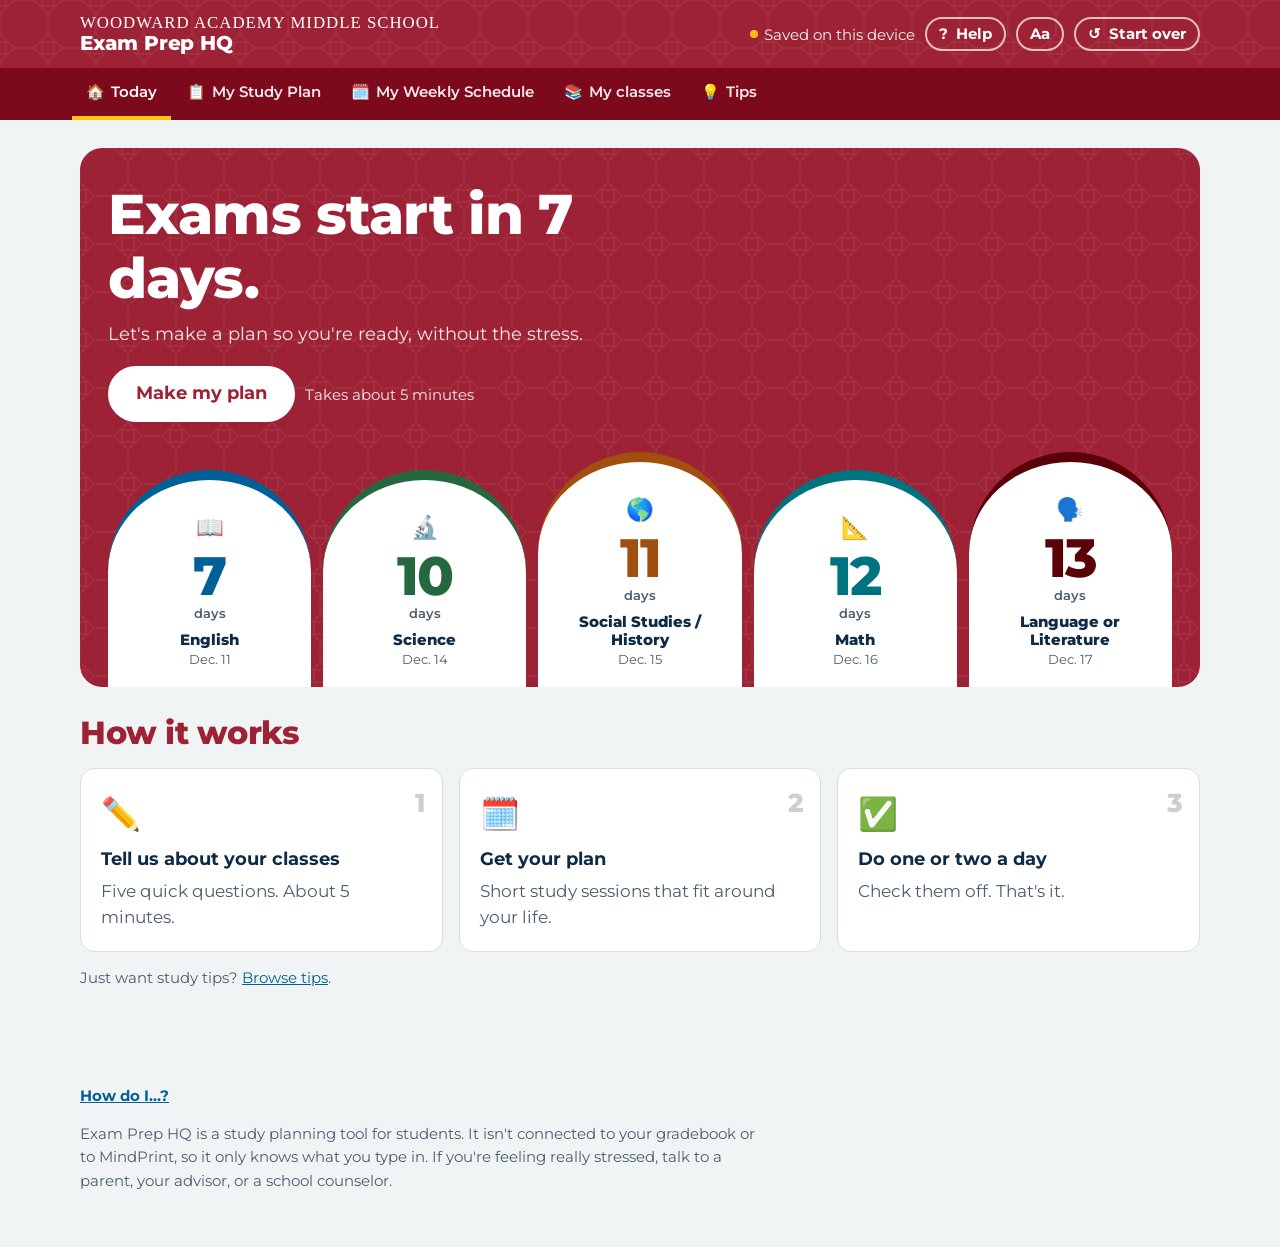
<file: index.html>
<!DOCTYPE html>
<html lang="en">
<head>
  <meta charset="utf-8">
  <meta name="viewport" content="width=device-width, initial-scale=1">
  <title>Exam Prep HQ | Middle School Exam Prep</title>
  <meta name="description" content="Plan, organize, and study for semester exams. Built for Woodward Academy Middle School students.">
  <link rel="icon" href="data:image/svg+xml,%3Csvg xmlns='http://www.w3.org/2000/svg' viewBox='0 0 100 100'%3E%3Ctext y='.9em' font-size='90'%3E📚%3C/text%3E%3C/svg%3E">
  <link rel="preconnect" href="https://fonts.googleapis.com">
  <link rel="preconnect" href="https://fonts.gstatic.com" crossorigin>
  <link href="https://fonts.googleapis.com/css2?family=Montserrat:ital,wght@0,400;0,500;0,600;0,700;0,800;1,500&display=swap" rel="stylesheet">
  <link rel="stylesheet" href="css/styles.css">
</head>
<body>
  <a class="skip" href="#main">Skip to content</a>

  <header class="topbar">
    <div class="brick">
      <div class="topbar-inner">
        <a class="brand" href="#home" id="brand"></a>
        <div class="account" id="account"></div>
      </div>
    </div>
    <nav class="tabs" aria-label="Main">
      <div class="tabs-inner" id="tabs"></div>
    </nav>
  </header>

  <main id="main" tabindex="-1"></main>

  <footer>
    <p><a href="#tips/help">How do I…?</a></p>
    <p>Exam Prep HQ is a study planning tool for students. It isn't connected to your gradebook or to MindPrint, so it only knows what you type in. If you're feeling really stressed, talk to a parent, your advisor, or a school counselor.</p>
  </footer>

  <input type="file" id="backup-input" accept=".json,application/json" hidden>
  <dialog id="modal"></dialog>
  <dialog id="focus" class="focus" aria-label="Study session"></dialog>
  <div class="toast" id="toast" role="status" aria-live="polite"></div>

  <script src="js/config.js"></script>
  <script src="js/content.js"></script>
  <!-- Always load the newest study guides (skips old saved copies in the browser) -->
  <script>document.write('<script src="js/guides.js?v=' + Date.now() + '"><\/script>');</script>
  <script src="js/store.js"></script>
  <script src="js/planner.js"></script>
  <script src="js/drive.js"></script>
  <script src="js/studyguide.js"></script>
  <script src="js/exports.js"></script>
  <script src="js/app.js"></script>
</body>
</html>
</file>
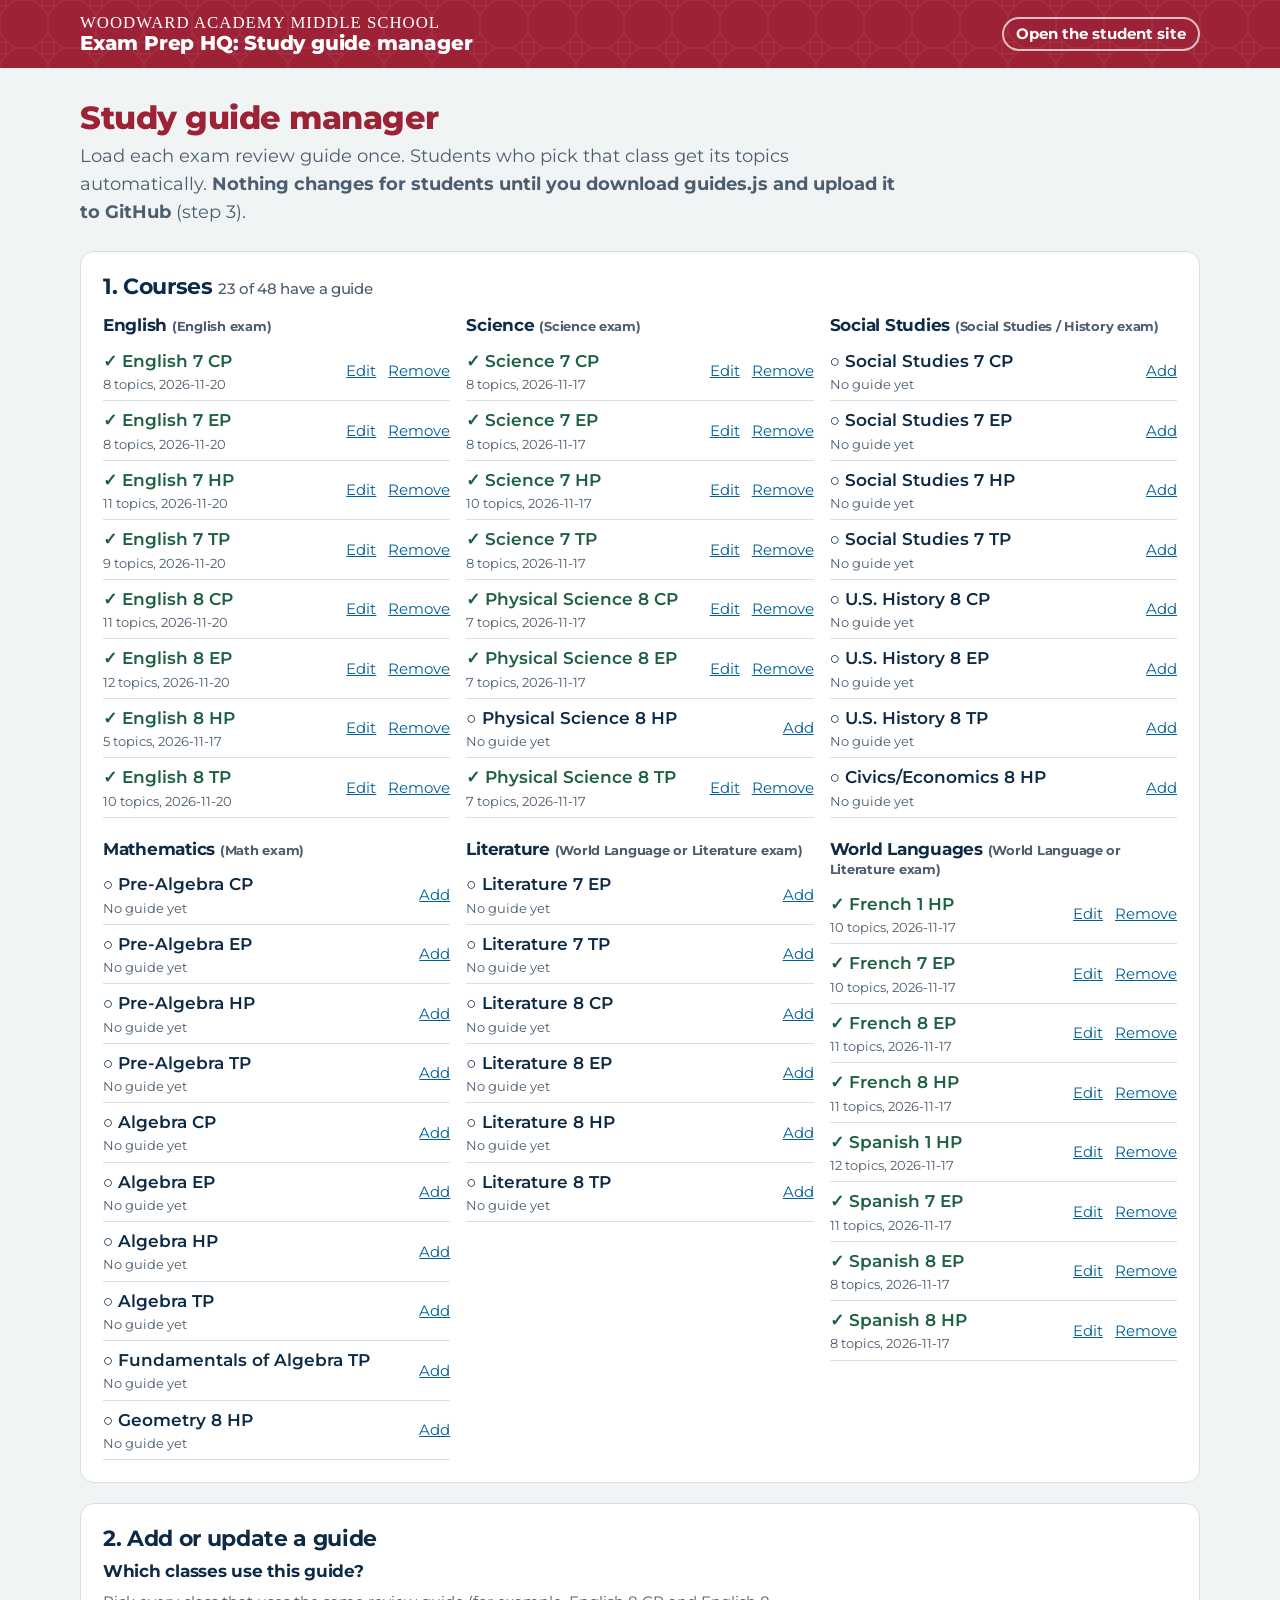
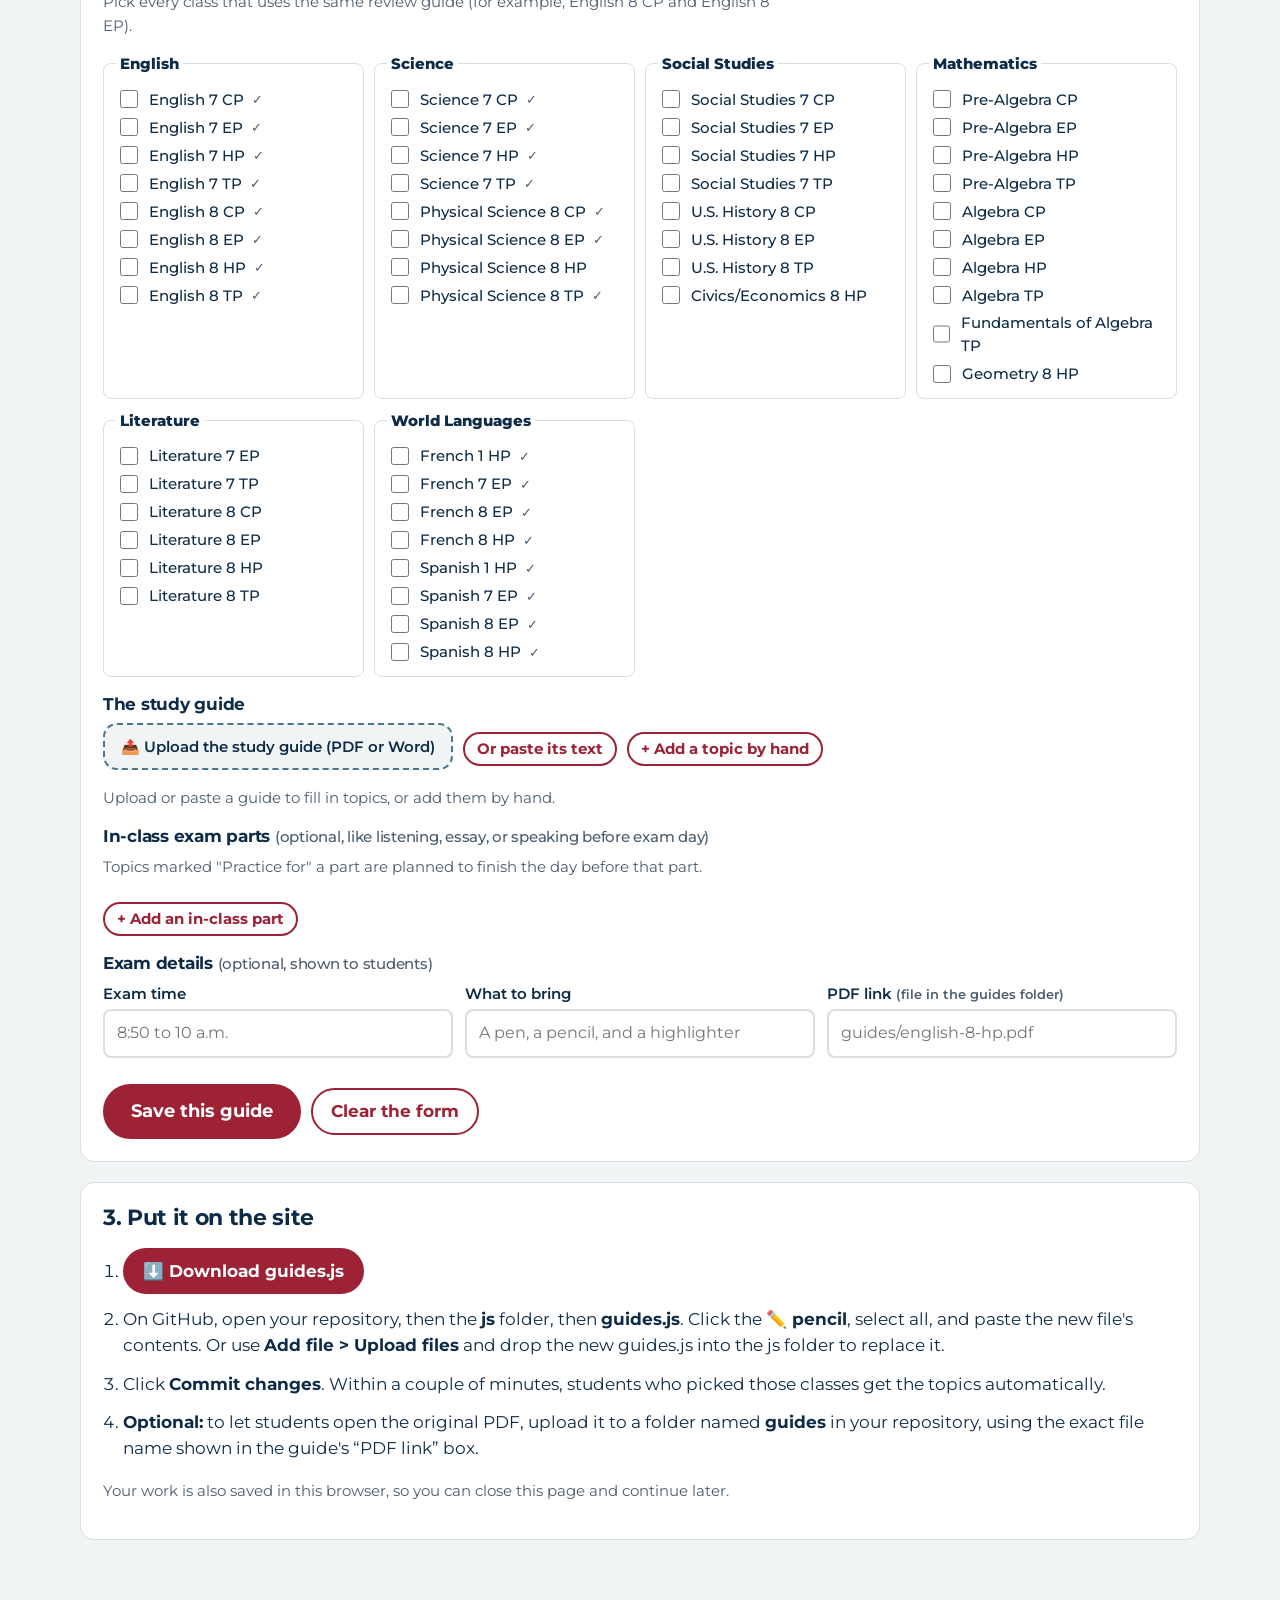
<file: admin.html>
<!DOCTYPE html>
<html lang="en">
<head>
  <meta charset="utf-8">
  <meta name="viewport" content="width=device-width, initial-scale=1">
  <meta name="robots" content="noindex">
  <title>Study guide manager | Exam Prep HQ</title>
  <link rel="icon" href="data:image/svg+xml,%3Csvg xmlns='http://www.w3.org/2000/svg' viewBox='0 0 100 100'%3E%3Ctext y='.9em' font-size='90'%3E📚%3C/text%3E%3C/svg%3E">
  <link rel="preconnect" href="https://fonts.googleapis.com">
  <link rel="preconnect" href="https://fonts.gstatic.com" crossorigin>
  <link href="https://fonts.googleapis.com/css2?family=Montserrat:wght@400;500;600;700;800&display=swap" rel="stylesheet">
  <link rel="stylesheet" href="css/styles.css">
  <link rel="stylesheet" href="css/admin.css">
</head>
<body class="admin">
  <header class="topbar">
    <div class="brick">
      <div class="topbar-inner">
        <span class="brand"><span class="brand-text"><span class="brand-school">WOODWARD ACADEMY MIDDLE SCHOOL</span><span class="brand-app">Exam Prep HQ: Study guide manager</span></span></span>
        <a class="btn small start-over" href="index.html">Open the student site</a>
      </div>
    </div>
  </header>
  <main id="main"></main>
  <dialog id="modal"></dialog>
  <div class="toast" id="toast" role="status" aria-live="polite"></div>

  <script src="js/config.js"></script>
  <script src="js/content.js"></script>
  <!-- Always load the newest study guides (skips old saved copies in the browser) -->
  <script>document.write('<script src="js/guides.js?v=' + Date.now() + '"><\/script>');</script>
  <script src="js/studyguide.js"></script>
  <script src="js/admin.js"></script>
</body>
</html>
</file>
<file: css/styles.css>
/* ==========================================================================
   PREP HQ STYLES
   Brand: Woodward Red is dominant, Montserrat throughout, brick-pattern
   texture, the Gate arch as the signature shape, vibrant secondary colors
   for subjects (the brand book's "younger audience" direction).
   ========================================================================== */
:root {
  --red: #9d2235;
  --red-dark: #7d0a1c;
  --maroon: #5a0207;
  --navy: #0d2b46;
  --slate: #4c768e;
  --gray: #ceced0;
  --cream: #ebe6d2;
  --mist: #f1f4f4;
  --blush: #efcfc5;
  --yellow: #ffc513;
  --white: #ffffff;
  --ink: #0d2b46;
  --muted: #4b5d6e;
  --line: #d9dee2;
  --focus: #006097;

  --r-sm: 8px;
  --r-md: 14px;
  --r-lg: 22px;

  --fs-xs: .8125rem;
  --fs-sm: .9375rem;
  --fs-md: 1.0625rem;
  --fs-lg: 1.375rem;
  --fs-xl: 2rem;
  --fs-xxl: clamp(2.25rem, 5vw, 3.5rem);

  color-scheme: light;
}

* { box-sizing: border-box; }
html { scroll-padding-top: 90px; }
body {
  margin: 0;
  font-family: "Montserrat", "Segoe UI", Arial, sans-serif;
  font-size: var(--fs-md);
  line-height: 1.55;
  color: var(--ink);
  background: var(--mist);
  -webkit-font-smoothing: antialiased;
}
h1, h2, h3, h4 { line-height: 1.15; margin: 0 0 .5em; letter-spacing: -.015em; }
h1 { font-size: var(--fs-xxl); font-weight: 800; }
h2 { font-size: var(--fs-xl); font-weight: 800; color: var(--red); }
h3 { font-size: var(--fs-lg); font-weight: 700; }
h4 { font-size: var(--fs-md); font-weight: 700; }
p { margin: 0 0 1em; max-width: 68ch; }
a { color: var(--focus); }
button, input, select, textarea { font: inherit; color: inherit; }
:focus-visible { outline: 3px solid var(--focus); outline-offset: 2px; border-radius: 4px; }
.sr-only { position: absolute; width: 1px; height: 1px; overflow: hidden; clip: rect(0 0 0 0); white-space: nowrap; }
.skip { position: absolute; left: -999px; top: 8px; background: var(--white); padding: 8px 12px; z-index: 100; }
.skip:focus { left: 8px; }

/* ---------- Brick pattern (octagon + square, from the brand book) ---------- */
.brick {
  background-color: var(--red);
  background-image: url("data:image/svg+xml,%3Csvg xmlns='http://www.w3.org/2000/svg' width='48' height='48' viewBox='0 0 48 48'%3E%3Cg fill='none' stroke='%23ffffff' stroke-opacity='.11' stroke-width='1'%3E%3Cpath d='M14 0h20l14 14v20L34 48H14L0 34V14z'/%3E%3Crect x='-6' y='-6' width='12' height='12'/%3E%3Crect x='42' y='-6' width='12' height='12'/%3E%3Crect x='-6' y='42' width='12' height='12'/%3E%3Crect x='42' y='42' width='12' height='12'/%3E%3C/g%3E%3C/svg%3E");
}
/* Hashed lines (brand graphic element) */
.hash {
  background: repeating-linear-gradient(135deg, currentColor 0 1.5px, transparent 1.5px 7px);
}

/* ---------- Header ---------- */
.topbar { color: var(--white); position: sticky; top: 0; z-index: 30; }
.topbar-inner {
  max-width: 1160px; margin: 0 auto; padding: 14px 20px;
  display: flex; align-items: center; gap: 16px; flex-wrap: wrap;
}
.brand { display: flex; align-items: center; gap: 12px; text-decoration: none; color: inherit; margin-right: auto; }
.brand img { height: 40px; }
.brand-text { display: flex; flex-direction: column; line-height: 1.1; }
.brand-school { font-family: "Times New Roman", Georgia, serif; font-size: 1.05rem; letter-spacing: .06em; }
.brand-app { font-weight: 800; font-size: 1.25rem; letter-spacing: -.01em; }
.account { display: flex; align-items: center; gap: 10px; font-size: var(--fs-sm); }
.sync { display: inline-flex; align-items: center; gap: 6px; opacity: .95; }
.sync::before { content: ""; width: 8px; height: 8px; border-radius: 50%; background: var(--yellow); }
.sync.ok::before { background: #7ee2a8; }
.sync.warn::before { background: #ffb3b3; }
.avatar {
  width: 34px; height: 34px; border-radius: 50%; background: var(--white); color: var(--red);
  display: grid; place-items: center; font-weight: 800;
}

.tabs { background: var(--red-dark); }
.tabs-inner {
  max-width: 1160px; margin: 0 auto; padding: 0 12px;
  display: flex; gap: 2px; overflow-x: auto; scrollbar-width: none;
}
.tabs-inner::-webkit-scrollbar { display: none; }
.tab {
  color: #fbe9ec; text-decoration: none; padding: 12px 14px; font-weight: 600; font-size: var(--fs-sm);
  white-space: nowrap; border-bottom: 4px solid transparent; display: flex; gap: 6px; align-items: center;
}
.tab:hover { color: var(--white); }
.tab[aria-current="page"] { color: var(--white); border-bottom-color: var(--yellow); }

/* ---------- Layout ---------- */
main { max-width: 1160px; margin: 0 auto; padding: 28px 20px 80px; }
.page-head { margin: 4px 0 24px; }
.page-head h1 { font-size: var(--fs-xl); color: var(--red); margin-bottom: 6px; }
.page-head p { color: var(--muted); font-size: 1.125rem; }
.grid { display: grid; gap: 20px; }
.two { grid-template-columns: repeat(auto-fit, minmax(320px, 1fr)); }
.stack > * + * { margin-top: 16px; }

.panel {
  background: var(--white); border-radius: var(--r-md); padding: 22px;
  border: 1px solid var(--line);
}
.panel-title { display: flex; align-items: center; gap: 10px; margin-bottom: 12px; }
.panel-title h3 { margin: 0; }
.muted { color: var(--muted); }
.small { font-size: var(--fs-sm); }
.xs { font-size: var(--fs-xs); }

/* ---------- Buttons & inputs ---------- */
.btn {
  display: inline-flex; align-items: center; justify-content: center; gap: 8px;
  padding: 11px 18px; border-radius: 999px; border: 2px solid var(--red);
  background: var(--red); color: var(--white); font-weight: 700; cursor: pointer;
  text-decoration: none; line-height: 1.2; min-height: 44px;
}
.btn:hover { background: var(--red-dark); border-color: var(--red-dark); }
.btn.ghost { background: transparent; color: var(--red); }
.btn.ghost:hover { background: #f8e9ec; }
.btn.light { background: var(--white); color: var(--red); border-color: var(--white); }
.btn.light:hover { background: var(--cream); border-color: var(--cream); }
.btn.big { padding: 15px 26px; font-size: 1.125rem; }
.btn.small { padding: 6px 12px; min-height: 34px; font-size: var(--fs-sm); }
.btn:disabled { opacity: .55; cursor: not-allowed; }
.linkish { background: none; border: 0; padding: 0; color: var(--focus); text-decoration: underline; cursor: pointer; }
.btn-row { display: flex; flex-wrap: wrap; gap: 10px; align-items: center; }

label { font-weight: 600; font-size: var(--fs-sm); display: block; margin-bottom: 4px; }
input[type=text], input[type=number], input[type=date], input[type=time], select, textarea {
  width: 100%; padding: 10px 12px; border: 2px solid var(--line); border-radius: var(--r-sm);
  background: var(--white); min-height: 44px;
}
input:focus, select:focus, textarea:focus { border-color: var(--focus); outline: none; }
textarea { min-height: 110px; resize: vertical; }
.field { margin-bottom: 14px; }
.fields { display: grid; grid-template-columns: repeat(auto-fit, minmax(150px, 1fr)); gap: 12px; }

.seg { display: inline-flex; flex-wrap: wrap; gap: 6px; }
.seg button {
  border: 2px solid var(--line); background: var(--white); border-radius: 999px; padding: 6px 12px;
  cursor: pointer; font-weight: 600; font-size: var(--fs-sm); min-height: 38px;
}
.seg button[aria-pressed="true"] { background: var(--navy); border-color: var(--navy); color: var(--white); }

/* ---------- Hero with Gate arches ---------- */
.hero { color: var(--white); border-radius: var(--r-lg); padding: 34px 28px 0; overflow: hidden; position: relative; }
.hero h1 { max-width: 16ch; margin-bottom: 10px; }
.hero p { font-size: 1.125rem; color: #fde8ec; max-width: 52ch; }
.hero .btn-row { margin: 18px 0 30px; }
.gates {
  display: grid; grid-template-columns: repeat(5, minmax(0, 1fr)); gap: 12px;
  align-items: end; margin: 0 -4px; padding: 0 4px;
}
.gate {
  background: var(--white); color: var(--ink);
  border-radius: 999px 999px 0 0; padding: 30px 10px 18px; text-align: center;
  border-top: 10px solid var(--c); position: relative; min-height: 190px;
  display: flex; flex-direction: column; justify-content: flex-end;
}
.gate.past { opacity: .6; }
.gate .num { font-size: clamp(2.2rem, 5vw, 3.4rem); font-weight: 800; line-height: 1; color: var(--c); letter-spacing: -.03em; }
.gate .unit { font-size: var(--fs-xs); font-weight: 600; color: var(--muted); margin-bottom: 8px; }
.gate .subj { font-weight: 800; font-size: var(--fs-sm); line-height: 1.2; }
.gate .when { font-size: var(--fs-xs); color: var(--muted); }
.gate .icon { font-size: 1.4rem; margin-bottom: 4px; }

/* ---------- Home ---------- */
.steps { list-style: none; padding: 0; margin: 0; counter-reset: s; }
.steps li {
  display: grid; grid-template-columns: 44px 1fr auto; gap: 12px; align-items: center;
  padding: 14px 0; border-bottom: 1px solid var(--line); counter-increment: s;
}
.steps li:last-child { border-bottom: 0; }
.steps li::before {
  content: counter(s); width: 40px; height: 40px; border-radius: 50%;
  display: grid; place-items: center; font-weight: 800; background: var(--mist); color: var(--red);
  border: 2px solid var(--red);
}
.steps li.done::before { content: "✓"; background: var(--red); color: var(--white); }
.steps b { display: block; }

.ring { --p: 0; width: 120px; height: 120px; border-radius: 50%; display: grid; place-items: center;
  background: conic-gradient(var(--red) calc(var(--p) * 1%), var(--mist) 0); flex: none; }
.ring span { width: 92px; height: 92px; border-radius: 50%; background: var(--white); display: grid; place-items: center; font-weight: 800; font-size: 1.5rem; }
.progress-wrap { display: flex; gap: 20px; align-items: center; flex-wrap: wrap; }

.badges { display: flex; flex-wrap: wrap; gap: 10px; }
.badge { display: flex; gap: 8px; align-items: center; padding: 8px 12px; border-radius: 999px; background: var(--mist); font-weight: 600; font-size: var(--fs-sm); }
.badge.earned { background: #fff4c9; box-shadow: inset 0 0 0 2px var(--yellow); }
.badge.locked { color: #6b7785; }
.badge .e { font-size: 1.2rem; }
.badge.locked .e { filter: grayscale(1); opacity: .5; }

.signin-card { display: grid; grid-template-columns: auto 1fr; gap: 16px; align-items: center; }
.signin-card .g { font-size: 2rem; }

/* ---------- Classes ---------- */
.class-card { background: var(--white); border-radius: var(--r-md); border: 1px solid var(--line); overflow: hidden; }
.class-head { display: flex; align-items: center; gap: 14px; padding: 16px 20px; background: var(--tint); border-bottom: 4px solid var(--c); }
.class-head .icon { font-size: 1.8rem; }
.class-head h3 { margin: 0; color: var(--c); }
.class-head .date { font-size: var(--fs-sm); font-weight: 600; color: var(--ink); }
.class-body { padding: 18px 20px; display: grid; gap: 18px; grid-template-columns: minmax(220px, 300px) 1fr; }
@media (max-width: 760px) { .class-body { grid-template-columns: 1fr; } }

.drop {
  border: 2px dashed var(--slate); border-radius: var(--r-md); padding: 16px; text-align: center; cursor: pointer;
  background: var(--mist); display: block; font-weight: 600;
}
.drop:hover, .drop.over { background: #e3eef6; border-color: var(--focus); }
.drop input { position: absolute; opacity: 0; width: 1px; height: 1px; }
.guide-files { list-style: none; padding: 0; margin: 8px 0 0; font-size: var(--fs-sm); }
.guide-files li { display: flex; gap: 6px; align-items: center; padding: 4px 0; }

.topics { list-style: none; padding: 0; margin: 0; }
.topic { display: grid; grid-template-columns: 1fr auto auto; gap: 10px; align-items: center; padding: 8px 0; border-bottom: 1px solid var(--line); }
.topic input[type=text] { border-color: transparent; padding: 6px 8px; min-height: 38px; }
.topic input[type=text]:hover { border-color: var(--line); }
.conf { display: flex; gap: 2px; }
.conf button { border: 0; background: transparent; font-size: 1.3rem; padding: 4px; border-radius: 8px; cursor: pointer; filter: grayscale(1); opacity: .45; min-width: 36px; min-height: 36px; }
.conf button[aria-pressed="true"] { filter: none; opacity: 1; background: var(--cream); }
.conf button:hover { opacity: .9; filter: none; }
.icon-btn { border: 0; background: none; cursor: pointer; font-size: 1.1rem; padding: 6px; border-radius: 8px; color: var(--muted); min-width: 36px; min-height: 36px; }
.icon-btn:hover { background: var(--mist); color: var(--red); }
@media (max-width: 560px) {
  .topic { grid-template-columns: 1fr auto; }
  .topic .conf { grid-column: 1 / -1; }
}

/* ---------- Calendar ---------- */
.busy-list { list-style: none; padding: 0; margin: 0; }
.busy-item { display: flex; gap: 12px; align-items: center; padding: 10px 0; border-bottom: 1px solid var(--line); }
.busy-item .when { font-size: var(--fs-sm); color: var(--muted); }
.busy-item .grow { flex: 1; }
.chips { display: flex; flex-wrap: wrap; gap: 8px; }
.chip { border: 2px solid var(--line); background: var(--white); border-radius: 999px; padding: 6px 12px; cursor: pointer; font-weight: 600; font-size: var(--fs-sm); }
.chip:hover { border-color: var(--red); color: var(--red); }
.daypick { display: flex; flex-wrap: wrap; gap: 6px; }
.daypick label { margin: 0; }
.daypick input { position: absolute; opacity: 0; }
.daypick span { display: inline-block; padding: 8px 10px; border-radius: 10px; border: 2px solid var(--line); cursor: pointer; font-weight: 700; min-width: 48px; text-align: center; }
.daypick input:checked + span { background: var(--navy); color: var(--white); border-color: var(--navy); }
.daypick input:focus-visible + span { outline: 3px solid var(--focus); outline-offset: 2px; }

/* ---------- Plan ---------- */
.plan-bar { display: flex; flex-wrap: wrap; gap: 12px; align-items: center; justify-content: space-between; margin-bottom: 16px; }
.warn { background: #fff4c9; border-left: 6px solid var(--yellow); padding: 12px 16px; border-radius: var(--r-sm); margin-bottom: 12px; }
.note { background: #e3eef6; border-left: 6px solid var(--focus); padding: 12px 16px; border-radius: var(--r-sm); }
.week { margin-top: 28px; }
.week > h3 { display: flex; align-items: center; gap: 12px; color: var(--navy); }
.week > h3::after { content: ""; flex: 1; height: 10px; color: var(--gray); background: repeating-linear-gradient(135deg, currentColor 0 1.5px, transparent 1.5px 7px); }
.day { display: grid; grid-template-columns: 120px 1fr; gap: 14px; padding: 14px 0; border-top: 1px solid var(--line); }
.day.today { background: linear-gradient(90deg, #fff4c9, transparent 60%); border-radius: var(--r-sm); padding-left: 10px; }
.day-label b { display: block; font-size: 1.05rem; }
.day-label span { font-size: var(--fs-sm); color: var(--muted); }
@media (max-width: 600px) { .day { grid-template-columns: 1fr; } }
.sessions { display: grid; gap: 10px; }
.session {
  display: grid; grid-template-columns: auto 1fr; gap: 12px; align-items: start;
  background: var(--white); border: 1px solid var(--line); border-left: 8px solid var(--c); border-radius: var(--r-sm); padding: 12px 14px;
}
.session.done { background: var(--mist); }
.session.done .s-title { text-decoration: line-through; text-decoration-thickness: 2px; color: var(--muted); }
.session .time { font-size: var(--fs-sm); font-weight: 700; color: var(--c); }
.s-title { font-weight: 700; }
.s-topic { font-size: var(--fs-sm); font-weight: 600; }
.s-tip { font-size: var(--fs-sm); color: var(--muted); margin: 4px 0 0; }
.check { width: 30px; height: 30px; border-radius: 8px; border: 2px solid var(--c); background: var(--white); cursor: pointer; display: grid; place-items: center; font-weight: 800; color: var(--white); margin-top: 2px; }
.check[aria-pressed="true"] { background: var(--c); }
.exam-pill { display: flex; gap: 10px; align-items: center; background: var(--c); color: var(--white); padding: 12px 14px; border-radius: var(--r-sm); font-weight: 700; }
.busy-pill { font-size: var(--fs-sm); color: var(--muted); padding: 2px 0 2px 12px; border-left: 3px solid var(--gray); }
.filter { display: flex; gap: 6px; flex-wrap: wrap; }
.filter button { border: 2px solid var(--c, var(--line)); background: var(--white); color: var(--c, var(--ink)); border-radius: 999px; padding: 5px 12px; font-weight: 700; cursor: pointer; font-size: var(--fs-sm); }
.filter button[aria-pressed="true"] { background: var(--c, var(--navy)); color: var(--white); border-color: var(--c, var(--navy)); }

.downloads { display: grid; grid-template-columns: repeat(auto-fit, minmax(190px, 1fr)); gap: 12px; }
.dl { text-align: left; border: 2px solid var(--line); background: var(--white); border-radius: var(--r-md); padding: 14px; cursor: pointer; display: grid; gap: 4px; }
.dl:hover { border-color: var(--red); }
.dl b { font-size: 1rem; }
.dl span { font-size: var(--fs-sm); color: var(--muted); }
.dl .e { font-size: 1.5rem; }
.dl:disabled { opacity: .5; cursor: not-allowed; }

/* ---------- Strategy lab ---------- */
.lab-nav { display: flex; gap: 8px; flex-wrap: wrap; margin-bottom: 20px; }
.lab-nav button { border: 2px solid var(--red); background: var(--white); color: var(--red); border-radius: 999px; padding: 8px 14px; font-weight: 700; cursor: pointer; }
.lab-nav button[aria-pressed="true"] { background: var(--red); color: var(--white); }
.lab-intro { display: grid; grid-template-columns: auto 1fr; gap: 18px; align-items: center; margin-bottom: 18px; }
.lab-intro .big-emoji { font-size: 3.2rem; width: 86px; height: 86px; border-radius: 50%; background: var(--white); display: grid; place-items: center; border: 2px solid var(--line); }
.strat { background: var(--white); border-radius: var(--r-md); border: 1px solid var(--line); margin-bottom: 10px; }
.strat summary { list-style: none; cursor: pointer; padding: 16px 20px; font-weight: 700; font-size: 1.1rem; display: flex; justify-content: space-between; gap: 12px; }
.strat summary::-webkit-details-marker { display: none; }
.strat summary::after { content: "+"; font-size: 1.5rem; line-height: 1; color: var(--red); }
.strat[open] summary::after { content: "–"; }
.strat .body { padding: 0 20px 18px; }
.try { background: var(--cream); border-radius: var(--r-sm); padding: 12px 14px; white-space: pre-line; }
.try b { color: var(--red); }
.checklist { list-style: none; padding: 0; margin: 0; }
.checklist li { padding: 6px 0; }
.checklist label { display: flex; gap: 10px; align-items: flex-start; font-weight: 500; font-size: var(--fs-md); cursor: pointer; }
.checklist input { width: 22px; height: 22px; margin-top: 2px; accent-color: var(--red); flex: none; }

.myths { display: grid; grid-template-columns: repeat(auto-fill, minmax(230px, 1fr)); gap: 14px; }
.flip { perspective: 900px; border: 0; padding: 0; background: none; cursor: pointer; min-height: 190px; text-align: left; }
.flip-inner { position: relative; width: 100%; height: 100%; min-height: 190px; transition: transform .5s; transform-style: preserve-3d; }
.flip[aria-pressed="true"] .flip-inner { transform: rotateY(180deg); }
.face { position: absolute; inset: 0; border-radius: var(--r-md); padding: 18px; backface-visibility: hidden; display: flex; flex-direction: column; justify-content: space-between; }
.face.front { background: var(--navy); color: var(--white); }
.face.front small { color: var(--yellow); font-weight: 700; }
.face.back { background: var(--white); border: 2px solid var(--navy); transform: rotateY(180deg); }
.face.back .verdict { font-weight: 800; font-size: 1.3rem; }
.verdict.myth { color: var(--red); }
.verdict.fact { color: #2f7d52; }

/* ---------- MindPrint ---------- */
.mp-grid { grid-template-columns: minmax(0, 1.35fr) minmax(0, 1fr); }
@media (max-width: 900px) { .mp-grid { grid-template-columns: 1fr; } .playbook { position: static !important; } }
.skill { display: grid; grid-template-columns: 1fr auto; gap: 12px; align-items: center; padding: 12px 0; border-bottom: 1px solid var(--line); }
.skill b { display: block; }
.skill span.what { font-size: var(--fs-sm); color: var(--muted); }
@media (max-width: 620px) { .skill { grid-template-columns: 1fr; } }
.playbook h4 { display: flex; gap: 8px; align-items: center; }
.playbook ul { margin: 0 0 14px; padding-left: 1.2em; }
.playbook li { margin-bottom: 4px; }
.tag { display: inline-block; font-size: var(--fs-xs); font-weight: 700; padding: 2px 8px; border-radius: 999px; }
.tag.strength { background: #e4f3ea; color: #1e6141; }
.tag.support { background: #e3eef6; color: #004a75; }

/* ---------- Extended time ---------- */
.pace { display: flex; height: 54px; border-radius: var(--r-sm); overflow: hidden; margin: 8px 0 4px; font-weight: 700; font-size: var(--fs-sm); }
.pace div { display: grid; place-items: center; color: var(--white); text-align: center; padding: 0 4px; line-height: 1.1; }
.pace .p1 { background: var(--slate); }
.pace .p2 { background: var(--red); }
.pace .p3 { background: #2f7d52; }
.pace-label { display: flex; justify-content: space-between; font-size: var(--fs-sm); color: var(--muted); }
.bignum { font-size: 3rem; font-weight: 800; color: var(--red); line-height: 1; letter-spacing: -.03em; }

/* ---------- Modal & toast ---------- */
dialog { border: 0; border-radius: var(--r-lg); padding: 0; max-width: 640px; width: calc(100% - 32px); }
dialog::backdrop { background: rgba(13, 43, 70, .55); }
.modal-body { padding: 24px; max-height: 70vh; overflow: auto; }
.modal-foot { padding: 16px 24px; border-top: 1px solid var(--line); display: flex; gap: 10px; justify-content: flex-end; flex-wrap: wrap; }
.pick-list { list-style: none; padding: 0; margin: 0; }
.pick-list li { padding: 6px 0; border-bottom: 1px solid var(--line); }
.pick-list label { display: flex; gap: 10px; align-items: center; font-weight: 500; font-size: var(--fs-md); margin: 0; }
.pick-list input[type=checkbox] { width: 20px; height: 20px; accent-color: var(--red); flex: none; }

.toast {
  position: fixed; left: 50%; bottom: 24px; transform: translate(-50%, 140%);
  background: var(--navy); color: var(--white); padding: 12px 20px; border-radius: 999px;
  font-weight: 600; z-index: 60; transition: transform .3s ease; max-width: calc(100% - 32px);
}
.toast { visibility: hidden; }
.toast.show { transform: translate(-50%, 0); visibility: visible; }
.confetti { position: fixed; inset: 0; pointer-events: none; z-index: 70; overflow: hidden; }
.confetti i { position: absolute; top: -12px; width: 10px; height: 14px; border-radius: 2px; animation: fall 1.6s ease-in forwards; }
@keyframes fall { to { transform: translateY(105vh) rotate(540deg); } }

footer { max-width: 1160px; margin: 0 auto; padding: 0 20px 40px; color: var(--muted); font-size: var(--fs-sm); }

@media (max-width: 720px) {
  .gates { grid-template-columns: repeat(5, 140px); overflow-x: auto; padding-bottom: 0; scroll-snap-type: x mandatory; }
  .gate { scroll-snap-align: start; min-height: 170px; }
  .hero { padding: 26px 18px 0; }
  .brand-school { font-size: .8rem; }
  .account .sync-text { display: none; }
}
@media (prefers-reduced-motion: reduce) {
  * { transition: none !important; animation: none !important; }
}

/* Printing from the browser prints the plan cleanly */
@media print {
  .topbar, .tabs, .no-print, footer, .plan-bar, .filter { display: none !important; }
  body { background: white; }
  main { padding: 0; }
  .session { break-inside: avoid; }
}

/* ---------- How to use (home) ---------- */
.howto { margin-top: 24px; background: var(--white); border: 1px solid var(--line); border-radius: var(--r-lg); padding: 6px 24px 22px; }
.howto > summary { list-style: none; cursor: pointer; display: flex; align-items: baseline; gap: 14px; padding: 16px 0 6px; }
.howto > summary h2 { flex: 1 1 auto; }
@media (max-width: 620px) { .howto-hint { display: none; } }
.howto > summary::-webkit-details-marker { display: none; }
.howto > summary h2 { margin: 0; }
.howto > summary::after { content: "+"; margin-left: auto; font-size: 1.8rem; line-height: 1; color: var(--red); font-weight: 700; }
.howto[open] > summary::after { content: "–"; }
.howto-intro { color: var(--muted); font-size: 1.0625rem; }
.routine { list-style: none; padding: 0; margin: 0 0 18px; display: grid; grid-template-columns: repeat(5, minmax(0, 1fr)); gap: 0; counter-reset: r; position: relative; }
.routine::before { content: ""; position: absolute; left: 6%; right: 6%; top: 52px; height: 10px; color: var(--gray); background: repeating-linear-gradient(135deg, currentColor 0 1.5px, transparent 1.5px 7px); }
.routine li { display: flex; flex-direction: column; gap: 6px; padding: 0 12px; position: relative; }
.r-when { font-size: var(--fs-xs); font-weight: 700; color: var(--red); min-height: 2.4em; }
.r-emoji { width: 52px; height: 52px; border-radius: 50%; display: grid; place-items: center; font-size: 1.5rem; background: var(--cream); border: 3px solid var(--white); box-shadow: 0 0 0 2px var(--red); position: relative; z-index: 1; margin-bottom: 4px; }
.routine b { font-size: 1rem; }
.routine .small { color: var(--muted); }
.tips { display: grid; grid-template-columns: repeat(auto-fit, minmax(220px, 1fr)); gap: 10px; }
.tip { display: flex; flex-direction: column; gap: 4px; background: var(--mist); border-radius: var(--r-sm); padding: 12px 14px; }
@media (max-width: 860px) {
  .routine { grid-template-columns: 1fr; gap: 14px; }
  .routine::before { left: 37px; right: auto; top: 30px; bottom: 30px; width: 10px; height: auto; background: repeating-linear-gradient(45deg, currentColor 0 1.5px, transparent 1.5px 7px); }
  .routine li { display: grid; grid-template-columns: 52px 1fr; column-gap: 14px; padding: 0; }
  .routine li > * { grid-column: 2; }
  .routine .r-emoji { grid-column: 1; grid-row: 1 / span 3; }
  .r-when { min-height: 0; }
}

/* ---------- Tutorials ---------- */
.teaser { margin-top: 20px; display: grid; grid-template-columns: 1.1fr 1fr; gap: 24px; border-left: 8px solid var(--yellow); }
@media (max-width: 760px) { .teaser { grid-template-columns: 1fr; } }
.hit-mini { list-style: none; padding: 0; margin: 0; }
.hit-mini li { padding: 6px 0 6px 12px; border-left: 4px solid var(--c); margin-bottom: 6px; font-size: var(--fs-sm); font-weight: 600; }
.hit-mini li span { display: block; font-size: var(--fs-xs); color: var(--c); font-weight: 700; }
.phases { display: grid; grid-template-columns: repeat(3, minmax(0, 1fr)); gap: 16px; }
@media (max-width: 860px) { .phases { grid-template-columns: 1fr; } }
.phase ul { margin: 0; padding-left: 1.1em; }
.phase li { margin-bottom: 8px; }
.phase-emoji { font-size: 1.6rem; }
.hit-grid { grid-template-columns: repeat(auto-fill, minmax(300px, 1fr)); }
.hit-topics { margin: 0; padding-left: 1.1em; font-weight: 600; }
.hit-card textarea { min-height: 90px; }
.starters { list-style: none; padding: 0; margin: 0; display: grid; gap: 8px; }
.starters li { background: var(--mist); border-radius: var(--r-sm); padding: 10px 12px; font-weight: 600; }
.swap { display: grid; gap: 2px; padding: 10px 0; border-bottom: 1px solid var(--line); }
.swap-no { text-decoration: line-through; color: var(--muted); }
.swap-yes { font-weight: 600; color: #1e6141; }
.tut-pill { display: flex; gap: 10px; align-items: flex-start; background: #fff4c9; border-left: 8px solid var(--yellow); padding: 10px 14px; border-radius: var(--r-sm); }
.tut-item .check { flex: none; margin: 0; }
.tut-item.done b { text-decoration: line-through; color: var(--muted); }

/* ---------- Downloads + MindPrint upload ---------- */
.dl.featured { border-color: var(--red); background: #fbf1f3; }
.mp-ways { display: grid; grid-template-columns: 1fr 1fr; gap: 14px; margin-top: 10px; }
.mp-way { background: var(--mist); border-radius: var(--r-md); padding: 14px; }
.mp-way h4 { margin-bottom: 8px; }
.mp-way .drop { background: var(--white); }
@media (max-width: 620px) { .mp-ways { grid-template-columns: 1fr; } }
.mp-review { display: grid; gap: 8px; }
.mp-row { display: grid; grid-template-columns: 1fr 180px; gap: 10px; align-items: center; padding: 4px 0; border-bottom: 1px solid var(--line); }
.mp-row label { margin: 0; font-size: var(--fs-md); }
.mp-row.missing select { border-color: var(--yellow); }
@media (max-width: 500px) { .mp-row { grid-template-columns: 1fr; } }

/* ---------- MindPrint profile boxes (mirror the report's layout) ---------- */
.mp-boxes { display: grid; grid-template-columns: repeat(3, minmax(0, 1fr)); gap: 16px; align-items: start; }
.mp-boxes.compact { grid-template-columns: repeat(3, minmax(0, 1fr)); gap: 10px; }
.mp-boxes.compact .mp-box { padding: 0 12px 12px; gap: 4px; }
.mp-boxes.compact .mp-box-head { margin: 0 -12px 2px; padding: 8px 12px; }
.mp-boxes.compact .mp-rank li { font-size: var(--fs-sm); padding: 4px 0; }
@media (max-width: 620px) { .mp-boxes.compact { grid-template-columns: 1fr; } }
@media (max-width: 900px) { .mp-boxes:not(.compact) { grid-template-columns: 1fr; } }
.mp-box { background: var(--white); border: 2px solid var(--line); border-radius: var(--r-md); padding: 0 16px 16px; display: flex; flex-direction: column; gap: 8px; }
.mp-box.strongest { border: 4px solid var(--yellow); box-shadow: 0 0 0 4px #fff4c9; }
.mp-box.unset .mp-rank { opacity: .7; }
.mp-box-head { background: var(--mist); margin: 0 -16px 4px; padding: 12px 16px; border-radius: 10px 10px 0 0; }
.mp-box.strongest .mp-box-head { border-radius: 8px 8px 0 0; }
.mp-box-head h4 { margin: 0; }
.mp-box-head .xs { color: var(--focus); font-weight: 600; }
.mp-rank { list-style: none; padding: 0; margin: 0; counter-reset: k; }
.mp-rank li { display: flex; align-items: center; justify-content: space-between; gap: 8px; padding: 6px 0; border-bottom: 1px solid var(--line); counter-increment: k; }
.mp-rank li::before { content: counter(k); font-weight: 800; color: var(--muted); width: 1.4em; flex: none; }
.mp-rank li.first .mp-name { font-weight: 800; }
.mp-name { flex: 1; }
.mp-move { display: flex; gap: 2px; }
.mp-move .icon-btn { min-width: 32px; min-height: 32px; font-size: .8rem; }
.mp-move .icon-btn:disabled { opacity: .25; cursor: default; }
.mp-top-label { margin-top: 6px; }
.mp-star { border: 2px dashed var(--line); background: var(--white); border-radius: 999px; padding: 8px 12px; font-weight: 700; cursor: pointer; font-size: var(--fs-sm); }
.mp-star[aria-pressed="true"] { border: 2px solid var(--yellow); background: #fff4c9; }
.seg-radio { margin: 0; }
.seg-radio input { position: absolute; opacity: 0; }
.seg-radio span { display: inline-block; border: 2px solid var(--line); border-radius: 999px; padding: 6px 12px; font-weight: 600; font-size: var(--fs-sm); cursor: pointer; }
.seg-radio input:checked + span { background: var(--navy); border-color: var(--navy); color: var(--white); }
.seg-radio input:focus-visible + span { outline: 3px solid var(--focus); outline-offset: 2px; }
.superpower { display: flex; gap: 14px; align-items: center; background: #fff4c9; border-radius: var(--r-md); padding: 14px 16px; margin-bottom: 16px; }
.superpower b { display: block; font-size: 1.1rem; }
.sp-emoji { font-size: 2rem; }
.pb-cols { display: grid; grid-template-columns: repeat(auto-fit, minmax(260px, 1fr)); gap: 0 28px; }
.pb-sub { font-size: 1.1rem; color: var(--red); margin-top: 14px; }
.pb-item h4 { font-size: 1rem; }
.strat-list { list-style: none; padding: 0; margin: 0 0 14px; }
.strat-list li { padding: 8px 0; border-bottom: 1px solid var(--line); display: grid; gap: 2px; }
.strat-list span { font-size: var(--fs-sm); color: var(--muted); }

/* ======================================================================
   SIMPLIFIED STUDENT EXPERIENCE
   ====================================================================== */
.hero .hero-note { color: #fde8ec; font-size: var(--fs-sm); }
.hero.compact { padding: 26px 26px 0; }
.hero.compact h1 { font-size: clamp(1.9rem, 4vw, 2.6rem); margin-bottom: 4px; }
.hero.compact p { margin-bottom: 18px; }
.gates.small .gate { min-height: 140px; padding: 22px 8px 12px; }
.gates.small .num { font-size: clamp(1.8rem, 4vw, 2.4rem); }
.gates.small .icon { display: none; }

.how { margin-top: 28px; }
.how-steps { list-style: none; padding: 0; margin: 0; display: grid; grid-template-columns: repeat(3, minmax(0, 1fr)); gap: 16px; counter-reset: h; }
.how-steps li { background: var(--white); border: 1px solid var(--line); border-radius: var(--r-md); padding: 20px; display: flex; flex-direction: column; gap: 6px; counter-increment: h; position: relative; }
.how-steps li::before { content: counter(h); position: absolute; top: 14px; right: 16px; font-weight: 800; font-size: 1.6rem; color: var(--gray); }
.how-emoji { font-size: 2rem; }
.how-steps b { font-size: 1.1rem; }
.how-steps span:last-child { color: var(--muted); }
@media (max-width: 700px) { .how-steps { grid-template-columns: 1fr; } }

.today-grid { grid-template-columns: minmax(0, 1.5fr) minmax(0, 1fr); }
@media (max-width: 800px) { .today-grid { grid-template-columns: 1fr; } }
.today-card h2 { color: var(--navy); font-size: 1.6rem; display: flex; flex-wrap: wrap; gap: 4px 12px; align-items: baseline; }
.today-card .exam-pill, .today-card .tut-pill { margin-bottom: 10px; }
.win { font-size: 1.15rem; font-weight: 700; }
.bar { height: 14px; background: var(--mist); border-radius: 999px; overflow: hidden; }
.bar span { display: block; height: 100%; background: var(--red); border-radius: 999px; transition: width .4s; }
.badge-row { font-size: 1.6rem; display: flex; gap: 6px; margin: 10px 0 0; }
.nudges h3 { margin-bottom: 10px; }
.nudge { display: flex; gap: 12px; align-items: center; width: 100%; text-align: left; text-decoration: none; color: inherit; background: var(--mist); border: 2px solid transparent; border-radius: var(--r-md); padding: 12px 14px; margin-bottom: 8px; cursor: pointer; }
.nudge:hover { border-color: var(--red); }
.nudge .e { font-size: 1.6rem; }
.nudge b { display: block; }
.tip-day { display: flex; gap: 14px; align-items: flex-start; background: var(--cream); border-color: var(--cream); }
.tod-emoji { font-size: 2rem; }
.tip-day h3 { margin-bottom: 6px; }

/* Guided setup */
body.in-setup .tabs { display: none; }
.wizard { max-width: 720px; margin: 0 auto; background: var(--white); border-radius: var(--r-lg); border: 1px solid var(--line); padding: 28px; }
.wizard h1 { font-size: clamp(1.6rem, 4vw, 2.2rem); color: var(--red); }
.wiz-progress { display: grid; gap: 6px; margin-bottom: 20px; }
.wiz-progress .small { font-weight: 700; color: var(--muted); }
.wiz-nav { display: flex; justify-content: space-between; gap: 10px; margin-top: 28px; padding-top: 18px; border-top: 1px solid var(--line); }
.wiz-classes { display: grid; gap: 10px; }
.wiz-class { display: grid; grid-template-columns: minmax(0, 1fr) 90px auto; gap: 10px; align-items: center; padding: 10px 12px; border-radius: var(--r-md); background: var(--tint); border-left: 6px solid var(--c); }
.wc-name { display: flex; gap: 10px; align-items: center; }
.wc-name > span:last-child { display: flex; flex-direction: column; line-height: 1.2; }
.wc-grade input { min-height: 40px; text-align: center; }
@media (max-width: 600px) {
  .wiz-class { grid-template-columns: 1fr 80px; }
  .wiz-class .conf { grid-column: 1 / -1; }
}
.choices { display: grid; grid-template-columns: repeat(3, minmax(0, 1fr)); gap: 10px; }
@media (max-width: 560px) { .choices { grid-template-columns: 1fr; } }
.choice { border: 2px solid var(--line); background: var(--white); border-radius: var(--r-md); padding: 12px; text-align: left; cursor: pointer; display: grid; gap: 2px; }
.choice span { font-size: var(--fs-sm); color: var(--muted); }
.choice[aria-pressed="true"] { border-color: var(--navy); background: var(--navy); color: var(--white); }
.choice[aria-pressed="true"] span { color: #d6e2ee; }
.done-screen { text-align: center; }
.done-screen p { margin-left: auto; margin-right: auto; }
.big-emoji { font-size: 3.4rem; margin: 0; }
.busy-form { background: var(--mist); border-radius: var(--r-md); padding: 16px; margin-top: 12px; }
.empty { text-align: center; }

/* Plan */
.plan-bar { justify-content: flex-start; }
details.week { margin-top: 16px; background: var(--white); border: 1px solid var(--line); border-radius: var(--r-md); padding: 0 18px; }
details.week > summary { list-style: none; cursor: pointer; display: flex; align-items: baseline; gap: 12px; padding: 16px 0; }
details.week > summary::-webkit-details-marker { display: none; }
details.week > summary h3 { margin: 0; color: var(--navy); }
details.week > summary::after { content: "+"; margin-left: auto; font-size: 1.5rem; line-height: 1; color: var(--red); font-weight: 700; }
details.week[open] > summary::after { content: "–"; }
details.week .day:last-child { padding-bottom: 18px; }
.save-options { display: grid; gap: 10px; grid-template-columns: 1fr 1fr; margin-top: 10px; }
.small-options { grid-template-columns: repeat(auto-fit, minmax(150px, 1fr)); }
.small-options .dl { padding: 10px 12px; }
details.more { margin-top: 16px; }
details.more > summary { cursor: pointer; font-weight: 700; color: var(--focus); }
@media (max-width: 500px) { .save-options { grid-template-columns: 1fr; } }

/* Classes accordion */
.class-card .class-head { width: 100%; border: 0; cursor: pointer; text-align: left; font: inherit; color: inherit; border-bottom: 0; }
.class-card.open .class-head { border-bottom: 4px solid var(--c); }
.ch-text { display: flex; flex-direction: column; flex: 1; line-height: 1.25; }
.ch-text b { color: var(--c); font-size: 1.15rem; }
.ch-meta { display: flex; align-items: center; gap: 10px; font-size: 1.2rem; }
.pill { font-size: var(--fs-sm); font-weight: 700; background: var(--white); border-radius: 999px; padding: 2px 10px; }
.chev { color: var(--c); font-size: .9rem; }
@media (max-width: 600px) { .ch-meta .xs { display: none; } }

/* Week */
.tut-form { display: grid; grid-template-columns: 1fr 1fr auto; gap: 12px; align-items: end; }
.tut-form .field { margin: 0; }
@media (max-width: 600px) { .tut-form { grid-template-columns: 1fr; } }

/* Tips */
.tip-grid { display: grid; grid-template-columns: repeat(auto-fill, minmax(220px, 1fr)); gap: 14px; }
.tip-card { display: flex; flex-direction: column; gap: 4px; background: var(--white); border: 2px solid var(--line); border-radius: var(--r-md); padding: 18px; text-decoration: none; color: inherit; }
.tip-card:hover { border-color: var(--red); }
.tip-card .e { font-size: 2rem; }
.tip-card b { font-size: 1.1rem; }
.tip-card span:last-child { color: var(--muted); font-size: var(--fs-sm); }
.back { display: inline-block; margin-bottom: 8px; font-weight: 700; text-decoration: none; }
.lead { font-size: 1.15rem; max-width: 60ch; }
.tip-list { display: grid; gap: 12px; }
.tip-item { background: var(--white); border: 1px solid var(--line); border-radius: var(--r-md); padding: 18px 20px; }
.tip-item h3 { margin-bottom: 4px; }
.tip-item p { margin-bottom: 10px; }
.ask { border-left: 5px solid var(--c); padding: 4px 0 4px 12px; margin-bottom: 10px; }
.ask b { color: var(--c); }
.ask ul { margin: 4px 0 0; padding-left: 1.1em; }
.email { white-space: pre-line; }
.big-drop { padding: 28px 16px; font-size: 1.1rem; }
.pb-simple { padding-left: 1.1em; }
.pb-simple li { margin-bottom: 8px; }

.topic-name { display: flex; flex-direction: column; min-width: 0; }
.topic-details { font-size: var(--fs-xs); color: var(--muted); padding: 0 8px 4px; }
.pick-list label > span { display: block; }

/* Letter grade picker */
.grade-select { min-height: 44px; font-weight: 700; }
.wc-grade .grade-select { text-align: center; padding: 8px; }
.class-body > div { min-width: 0; }
.guide-files li { overflow-wrap: anywhere; word-break: break-word; }

/* Start over */
.start-over { background: transparent; color: var(--white); border-color: rgba(255,255,255,.7); }
.start-over:hover { background: rgba(255,255,255,.15); border-color: var(--white); }
.save-options.one-col { grid-template-columns: 1fr; }
.dl.danger:not(:disabled):hover { border-color: var(--red); background: #fbf1f3; }
.danger-btn { background: #7d0a1c; border-color: #7d0a1c; }
@media (max-width: 600px) { .start-over { padding: 5px 10px; font-size: .8rem; min-height: 32px; } .account .sync { display: none; } }

/* ======================================================================
   SESSION CARD EXTRAS
   ====================================================================== */
.s-main { min-width: 0; }
.s-use { font-size: var(--fs-sm); margin: 6px 0 0; }
.s-use b { color: var(--c, var(--red)); }
.start-btn { margin-top: 10px; background: var(--c, var(--red)); border-color: var(--c, var(--red)); }
.start-btn:hover { filter: brightness(.9); background: var(--c, var(--red)); border-color: var(--c, var(--red)); }
.speak { font-size: 1rem; min-width: 32px; min-height: 32px; padding: 2px 6px; vertical-align: middle; }
.conf { flex-wrap: wrap; align-items: center; }
.conf-label { font-size: var(--fs-xs); font-weight: 700; color: var(--muted); margin-left: 6px; min-width: 5.5em; }

/* ======================================================================
   FOCUS SCREEN
   ====================================================================== */
dialog.focus { width: 100%; max-width: 640px; border-radius: var(--r-lg); padding: 0; }
dialog.focus::backdrop { background: rgba(13, 43, 70, .8); }
.f-head { display: flex; justify-content: space-between; gap: 12px; align-items: flex-start; padding: 18px 22px; background: var(--tint); border-bottom: 5px solid var(--c); }
.f-class { font-weight: 800; font-size: 1.15rem; color: var(--c); }
.f-topic { font-weight: 600; }
.f-close { font-size: 1.2rem; }
.f-body { padding: 22px; text-align: center; }
.f-body p { margin-left: auto; margin-right: auto; }
.f-label { font-weight: 700; color: var(--muted); margin-bottom: 8px; }
.f-ring { --p: 0; width: 190px; height: 190px; border-radius: 50%; margin: 0 auto 16px; display: grid; place-items: center;
  background: conic-gradient(var(--red) calc(var(--p) * 1%), var(--mist) 0); }
.f-ring.rest { background: conic-gradient(#2f7d52 calc(var(--p) * 1%), var(--mist) 0); }
.f-time { width: 150px; height: 150px; border-radius: 50%; background: var(--white); display: grid; place-items: center; font-size: 2.6rem; font-weight: 800; letter-spacing: -.02em; font-variant-numeric: tabular-nums; }
.f-task { text-align: left; background: var(--mist); border-radius: var(--r-md); padding: 12px 16px; }
.f-task p { margin: 0 0 6px; }
.f-actions { justify-content: center; margin-top: 16px; }
.f-help { margin-top: 12px; }
.f-big { font-size: 1.6rem; font-weight: 800; color: var(--red); margin-bottom: 8px; }
.f-rest { max-width: 40ch; }
.big-conf { justify-content: center; margin: 8px 0 4px; }
.big-conf button { font-size: 2rem; min-width: 56px; min-height: 56px; }
.big-conf .conf-label { width: 100%; text-align: center; margin: 4px 0 0; font-size: var(--fs-sm); }

/* ======================================================================
   TODAY EXTRAS
   ====================================================================== */
.tour { border-left: 8px solid var(--focus); }
.tour-list { margin: 0 0 12px; padding-left: 1.3em; }
.tour-list li { margin-bottom: 6px; }
.catch { display: flex; flex-wrap: wrap; gap: 10px; align-items: center; justify-content: space-between; }
.day-card { border-left: 8px solid var(--c); background: var(--tint); }
.day-card h2 { color: var(--c); font-size: 1.4rem; }
.calm-btn { display: flex; gap: 12px; align-items: center; text-align: left; cursor: pointer; width: 100%; font: inherit; color: inherit; }
.calm-btn > span:first-child { font-size: 1.8rem; }
.calm-btn b { display: block; }
.calm-btn:hover { border-color: #2f7d52; }
.calm-row { display: grid; grid-template-columns: 40px 1fr; gap: 10px; padding: 12px 0; border-top: 1px solid var(--line); }
.calm-row .e { font-size: 1.7rem; }
.calm-row p { margin: 2px 0 8px; }
.priority { padding-left: 1.2em; }
.priority li { margin-bottom: 8px; }
.breathe-box { text-align: center; padding: 30px 24px; }
.breathe-circle { width: 120px; height: 120px; border-radius: 50%; margin: 10px auto 18px; background: radial-gradient(circle, #6fccdd, #006097);
  transform: scale(.6); transition: transform 4s ease-in-out; }
.breathe-circle.in { transform: scale(1); transition-duration: 4s; }
.breathe-circle.out { transform: scale(.6); transition-duration: 6s; }
.breathe-text { font-size: 1.4rem; font-weight: 800; margin-bottom: 4px; }
.demo-banner { background: #e3eef6; border-left: 6px solid var(--focus); border-radius: var(--r-sm); padding: 10px 14px; margin-bottom: 16px; font-size: var(--fs-sm); }

/* ======================================================================
   DISPLAY SETTINGS
   ====================================================================== */
html.readable body, html.readable button, html.readable input, html.readable select, html.readable textarea { font-family: "Atkinson Hyperlegible", Verdana, Arial, sans-serif; letter-spacing: .01em; }
html.hc { --muted: #1f2a35; --line: #6b7785; --mist: #ffffff; }
html.hc body { color: #000; background: #fff; }
html.hc .panel, html.hc .session, html.hc .class-card, html.hc .tip-item, html.hc details.week, html.hc .nudge, html.hc .tip-card, html.hc .choice { border: 2px solid #000; }
html.hc a, html.hc .linkish { text-decoration: underline; text-decoration-thickness: 2px; }
html.hc .s-tip, html.hc .muted, html.hc .xs, html.hc .small { color: #000; }
html.hc .conf button { filter: none; opacity: .55; }
html.hc .conf button[aria-pressed="true"] { opacity: 1; outline: 3px solid #000; }
html.hc .tab { color: #fff; }

/* ======================================================================
   PHONES: tabs at the bottom, easy to reach with a thumb
   ====================================================================== */
@media (max-width: 700px) {
  .tabs { position: fixed; left: 0; right: 0; bottom: 0; z-index: 40; padding-bottom: env(safe-area-inset-bottom); box-shadow: 0 -2px 10px rgba(0,0,0,.15); }
  .tabs-inner { justify-content: space-around; padding: 0; overflow: visible; }
  .tab { flex-direction: column; gap: 2px; padding: 8px 4px 9px; font-size: .72rem; border-bottom: 0; border-top: 4px solid transparent; flex: 1; justify-content: center; text-align: center; }
  .tab .t-icon { font-size: 1.25rem; }
  .tab[aria-current="page"] { border-top-color: var(--yellow); background: rgba(255,255,255,.08); }
  body { padding-bottom: 76px; }
  body.in-setup { padding-bottom: 0; }
  .toast { bottom: 90px; }
  dialog.focus { max-width: none; width: 100%; height: 100%; max-height: none; margin: 0; border-radius: 0; }
}
@media (prefers-reduced-motion: reduce) {
  .breathe-circle, .breathe-circle.in, .breathe-circle.out { transition: none; }
}

/* Heading levels for screen readers, sizes for the eye */
h2.h3 { font-size: var(--fs-lg); font-weight: 700; color: inherit; margin: 0 0 .5em; }
h2.h4, h3.h4 { font-size: var(--fs-md); font-weight: 700; color: inherit; margin: 0 0 .5em; }
.pb-sub.h3 { color: var(--red); font-size: 1.1rem; margin-top: 14px; }
details.week > summary h2 { margin: 0; color: var(--navy); }

/* Always-visible plan tools */
.plan-tools { display: grid; grid-template-columns: repeat(3, minmax(0, 1fr)); gap: 12px; margin: 4px 0 6px; }
.plan-tools .tool { display: grid; gap: 2px; text-align: left; background: var(--white); border: 2px solid var(--red); border-radius: var(--r-md); padding: 14px 16px; cursor: pointer; font: inherit; color: inherit; }
.plan-tools .tool:hover { background: #fbf1f3; }
.plan-tools .tool .e { font-size: 1.6rem; }
.plan-tools .tool b { font-size: 1.05rem; }
.plan-tools .tool > span:last-child { font-size: var(--fs-sm); color: var(--muted); }
.plan-tools .tool.alert { background: #fff4c9; border-color: #b8860b; }
.plan-tools.compact { grid-template-columns: 1fr; gap: 8px; margin: 0; }
.plan-tools.compact .tool { grid-template-columns: 34px 1fr; column-gap: 8px; padding: 10px 12px; }
.plan-tools.compact .tool .e { grid-row: 1 / span 2; font-size: 1.4rem; align-self: center; }
.tools-more { margin: 0 0 14px; }
@media (max-width: 700px) { .plan-tools { grid-template-columns: 1fr; } .plan-tools .tool { grid-template-columns: 34px 1fr; column-gap: 8px; } .plan-tools .tool .e { grid-row: 1 / span 2; align-self: center; } }
.s-actions { display: flex; flex-wrap: wrap; gap: 14px; align-items: center; margin-top: 10px; }
.s-actions .start-btn { margin-top: 0; }
.steps-list { padding-left: 1.2em; }
.steps-list li { margin-bottom: 12px; }

.missed-box { background: #fff8e1; border: 1px solid #f0d58a; border-radius: var(--r-md); padding: 12px 14px; margin-bottom: 14px; }

/* ======================================================================
   TABS: full names on wide screens, short names on phones
   ====================================================================== */
.t-short { display: none; }
@media (max-width: 700px) { .t-long { display: none; } .t-short { display: inline; } }

/* ======================================================================
   SHORT SESSION CARDS (My Study Plan) and DETAILS SCREEN
   ====================================================================== */
.session.compact { align-items: center; padding: 8px 10px; }
.s-open { display: grid; grid-template-columns: auto 1fr auto; grid-template-areas: "time title chev" "time topic chev"; column-gap: 12px; align-items: center;
  width: 100%; text-align: left; background: none; border: 0; padding: 4px 2px; cursor: pointer; font: inherit; color: inherit; border-radius: 8px; }
.s-open:hover { background: var(--tint); }
.s-open .time { grid-area: time; min-width: 4.8em; }
.s-open .s-title { grid-area: title; }
.s-open .s-topic { grid-area: topic; font-weight: 500; color: var(--muted); }
.s-open .chev { grid-area: chev; font-size: 1.6rem; color: var(--c); line-height: 1; }
.s-title-btn { background: none; border: 0; padding: 0; font: inherit; font-weight: 700; color: inherit; cursor: pointer; text-align: left; text-decoration: underline; text-decoration-color: transparent; }
.s-title-btn:hover { text-decoration-color: currentColor; }
.late-tag { display: inline-block; background: #fff4c9; color: #7a5b00; border: 1px solid #e0b84a; border-radius: 999px; font-size: .72rem; font-weight: 800; padding: 0 7px; }
.done-tag { display: inline-block; background: #e4f3ea; color: #1e6141; border-radius: 999px; font-size: .72rem; font-weight: 800; padding: 0 7px; }
.details .f-head { border-radius: var(--r-lg) var(--r-lg) 0 0; }
.d-when { font-weight: 700; }
.d-use { margin: 0 0 10px; padding-left: 1.2em; }
.d-actions { justify-content: flex-start; align-items: center; }
@media (max-width: 560px) { .s-open { grid-template-areas: "time chev" "title chev" "topic chev"; grid-template-columns: 1fr auto; } }

/* ======================================================================
   MY WEEKLY SCHEDULE: week calendar
   ====================================================================== */
.week-actions { display: flex; flex-wrap: wrap; gap: 8px; margin-bottom: 16px; }
.cal { background: var(--white); border: 1px solid var(--line); border-radius: var(--r-lg); padding: 14px; }
.cal-nav { display: flex; align-items: center; justify-content: space-between; gap: 10px; margin-bottom: 6px; }
.cal-title { text-align: center; display: grid; }
.cal-title b { font-size: 1.25rem; color: var(--navy); }
.cal-title span { font-size: var(--fs-sm); color: var(--muted); }
.cal-arrow { font-size: 1.1rem; min-width: 44px; min-height: 44px; border: 2px solid var(--line); }
.cal-arrow:disabled { opacity: .3; cursor: default; }
.cal-key { display: flex; flex-wrap: wrap; gap: 14px; justify-content: center; margin-bottom: 10px; color: var(--muted); }
.cal-key .k::before { content: ""; display: inline-block; width: 12px; height: 12px; border-radius: 3px; margin-right: 5px; vertical-align: -1px; }
.cal-key .ses::before { background: var(--red); }
.cal-key .tut::before { background: var(--yellow); }
.cal-key .busy::before { background: #c9ced3; }
.cal-key .off::before { background: #cfe8d9; }
.cal-grid { display: grid; grid-template-columns: repeat(7, minmax(0, 1fr)); gap: 6px; }
.cal-day { background: var(--mist); border-radius: var(--r-sm); padding: 8px 6px; display: flex; flex-direction: column; gap: 5px; min-height: 180px; }
.cal-day.today { background: #fff8e1; box-shadow: inset 0 0 0 2px var(--yellow); }
.cal-day.past { opacity: .75; }
.cal-head { font-size: var(--fs-sm); line-height: 1.2; }
.cal-head span { color: var(--muted); }
.today-tag { display: inline-block; background: var(--yellow); color: var(--navy) !important; border-radius: 999px; font-size: .68rem; font-weight: 800; padding: 0 6px; }
.cal-items { display: flex; flex-direction: column; gap: 5px; flex: 1; }
.cal-item { display: block; width: 100%; text-align: left; border: 0; border-radius: 6px; padding: 5px 6px; font: inherit; font-size: .78rem; line-height: 1.25; cursor: pointer; }
.cal-item .ci-time { display: block; font-weight: 800; font-size: .72rem; }
.cal-item.ses { background: var(--white); border-left: 5px solid var(--c); color: var(--ink); font-weight: 600; }
.cal-item.ses.done { opacity: .6; text-decoration: line-through; }
.cal-item.ses.late { box-shadow: inset 0 0 0 2px #e0b84a; }
.cal-item.tut { background: #fff4c9; border-left: 5px solid var(--yellow); font-weight: 600; color: var(--ink); }
.cal-item.tut.done { opacity: .7; }
.cal-item.busy { background: #e6e9ec; color: #3a4652; }
.cal-item.off { background: #e4f3ea; color: #1e6141; font-weight: 700; }
.cal-item.static { cursor: default; }
.cal-item:hover:not(.static) { filter: brightness(.96); outline: 2px solid var(--focus); }
.cal-exam { background: var(--c); color: var(--white); border-radius: 6px; padding: 5px 6px; font-size: .78rem; font-weight: 800; }
.cal-empty { font-size: .75rem; color: var(--muted); margin: 0; }
.cal-add { border: 2px dashed #b6bec6; background: transparent; border-radius: 6px; padding: 4px; font: inherit; font-size: .78rem; font-weight: 700; color: var(--muted); cursor: pointer; }
.cal-add:hover { border-color: var(--red); color: var(--red); }
.check-line { display: flex; gap: 8px; align-items: center; font-weight: 600; }
.check-line input { width: 20px; height: 20px; accent-color: var(--red); }
@media (max-width: 900px) {
  .cal-grid { grid-template-columns: 1fr; }
  .cal-day { min-height: 0; display: grid; grid-template-columns: 74px 1fr; column-gap: 10px; align-items: start; }
  .cal-day .cal-head { grid-row: 1 / span 2; }
  .cal-day .cal-add { grid-column: 2; justify-self: start; padding: 4px 12px; }
  .cal-item { font-size: .85rem; }
  .cal-item .ci-time { display: inline; margin-right: 6px; }
}
@media (max-width: 700px) {
  .tabs-inner { gap: 0; }
  .tab { flex: 1 1 0; min-width: 0; white-space: normal; line-height: 1.1; font-size: .7rem; padding: 7px 2px 8px; }
  .tab .t-short { overflow-wrap: anywhere; }
  .tab .t-icon { font-size: 1.15rem; }
  .tab .t-short { font-size: .7rem; font-weight: 700; }
  .week-actions .btn { flex: 1 1 100%; justify-content: flex-start; }
}
.cal-day.past { opacity: 1; background: #f7f8f9; }
.cal-day.past .cal-head b { color: var(--muted); }

/* ======================================================================
   UNDO in messages
   ====================================================================== */
.toast { display: flex; align-items: center; gap: 12px; }
.toast-undo { background: var(--yellow); color: var(--navy); border: 0; border-radius: 999px; padding: 6px 14px; font: inherit; font-weight: 800; cursor: pointer; min-height: 36px; }

/* ======================================================================
   PRINTING inside the page (reliable on iPad)
   ====================================================================== */
#print-area { display: none; }
@media print {
  body.printing > *:not(#print-area) { display: none !important; }
  body.printing #print-area { display: block !important; font-family: Montserrat, Arial, sans-serif; color: #0d2b46; }
  body.printing { padding: 0 !important; background: #fff; }
  #print-area h3 { break-after: avoid; }
  #print-area tr { break-inside: avoid; }
}

/* ======================================================================
   ADD A SESSION TODAY, READINESS, HELP
   ====================================================================== */
.add-today { margin-top: 16px; width: 100%; justify-content: center; }
.ready { display: flex; flex-direction: column; gap: 3px; min-width: 120px; margin-right: 6px; }
.ready-bar { display: block; height: 8px; border-radius: 999px; background: rgba(255,255,255,.8); box-shadow: inset 0 0 0 1px rgba(0,0,0,.12); overflow: hidden; }
.ready-bar > span { display: block; height: 100%; background: var(--c); border-radius: 999px; }
.ready .xs { color: var(--ink); font-weight: 600; }
.trend { white-space: nowrap; }
@media (max-width: 600px) { .ready { display: none; } }
.help-list { display: grid; grid-template-columns: repeat(auto-fill, minmax(300px, 1fr)); gap: 12px; }
.help-item { background: var(--white); border: 1px solid var(--line); border-radius: var(--r-md); padding: 16px 18px; }
.help-item p { margin: 0 0 10px; }
footer a { font-weight: 700; }

/* ======================================================================
   iPAD and other touch screens
   ====================================================================== */
html { -webkit-text-size-adjust: 100%; }
input, select, textarea { font-size: max(16px, 1rem); }          /* stops iPad zooming in on fields */
@media (pointer: coarse) {
  .cal-item { padding: 8px 8px; font-size: .85rem; }
  .cal-add { padding: 8px; }
  .icon-btn { min-width: 44px; min-height: 44px; }
  .conf button { min-width: 44px; min-height: 44px; }
  .linkish { padding: 6px 0; }
  .s-actions { gap: 18px; }
}
/* No "stuck" hover highlight after tapping on a touch screen */
@media (hover: none) {
  .s-open:hover { background: none; }
  .cal-item:hover:not(.static) { outline: none; filter: none; }
}
/* Week calendar: list in iPad portrait, 7-day grid in iPad landscape */
@media (min-width: 701px) and (max-width: 1000px) {
  .cal-grid { grid-template-columns: 1fr; }
  .cal-day { min-height: 0; display: grid; grid-template-columns: 110px 1fr; column-gap: 12px; align-items: start; }
  .cal-day .cal-head { grid-row: 1 / span 2; }
  .cal-day .cal-items { flex-direction: row; flex-wrap: wrap; }
  .cal-day .cal-items .cal-item, .cal-day .cal-items .cal-exam { width: auto; flex: 0 1 220px; }
  .cal-day .cal-add { grid-column: 2; justify-self: start; padding: 6px 14px; }
}
@media (min-width: 1001px) and (max-width: 1100px) { .cal-item { font-size: .76rem; } }
/* Today: two columns from iPad portrait up */
@media (min-width: 760px) and (max-width: 1000px) { .today-grid { grid-template-columns: minmax(0, 1.35fr) minmax(0, 1fr); } }
main:focus, main:focus-visible { outline: none; }
@media print { @page { margin: 0.5in; } }

/* Setup step 2: class, grade, and feeling for each exam */
.wiz-class { grid-template-columns: minmax(0, 1fr) minmax(0, 1.3fr) 96px; grid-template-areas: "name course grade" "conf conf conf" "guide guide guide"; row-gap: 8px; }
.wiz-class .wc-name { grid-area: name; }
.wiz-class .wc-course { grid-area: course; }
.wiz-class .wc-grade { grid-area: grade; }
.wiz-class .conf { grid-area: conf; }
.wiz-class .wc-guide { grid-area: guide; font-size: var(--fs-sm); font-weight: 700; color: #1e6141; }
.course-select { min-height: 44px; font-weight: 600; }
@media (max-width: 600px) {
  .wiz-class { grid-template-columns: minmax(0, 1fr) 90px; grid-template-areas: "name name" "course grade" "conf conf" "guide guide"; }
}
.guide-ok { font-size: var(--fs-sm); font-weight: 700; color: #1e6141; margin: 6px 0 0; }
.guide-none { margin: 6px 0 0; }

/* Overview + numbered steps */
.s-overview { margin: 4px 0 6px; font-weight: 600; }
.s-steps { margin: 0 0 6px; padding-left: 1.4em; }
.s-steps li { margin-bottom: 4px; padding-left: 2px; }
.s-steps.compact { font-size: var(--fs-sm); }
.s-extra { font-size: var(--fs-sm); color: var(--muted); margin: 4px 0 6px; }
.f-task .s-steps { text-align: left; }
.guide-btn { margin-top: 6px; }

/* Quick day buttons */
.quick-days { display: flex; flex-wrap: wrap; gap: 6px; margin-bottom: 8px; }
.quick-days .chip[aria-pressed="true"] { background: var(--navy); color: var(--white); border-color: var(--navy); }
.wiz-class .wc-guide.pending { color: var(--muted); font-weight: 600; }
@media (max-width: 1000px) { .account .sync-text { display: none; } .account .sync::before { margin-right: 2px; } }

/* In-class exam parts */
.part-pill { display: flex; gap: 10px; align-items: flex-start; background: var(--tint); border: 2px dashed var(--c); border-radius: var(--r-md); padding: 10px 12px; font-size: var(--fs-sm); }
.part-pill > span:first-child { font-size: 1.3rem; }
.cal-part { background: var(--tint); color: var(--ink); border: 2px dashed var(--c); border-radius: 6px; padding: 5px 6px; font-size: .78rem; font-weight: 800; }
.gate .part-note { font-size: .68rem; font-weight: 700; color: var(--c); margin-top: 2px; }
.parts-list { background: var(--mist); border-radius: var(--r-sm); padding: 10px 12px; font-size: var(--fs-sm); margin-bottom: 12px; }
.parts-list ul { margin: 4px 0 0; padding-left: 1.1em; list-style: none; }
.parts-list li { margin: 2px 0; }
.period-pick { display: flex; flex-direction: column; gap: 4px; }
.period-pick select { min-height: 40px; }
.wiz-class .wc-period { grid-column: 1 / -1; }
.wiz-class .wc-period .period-pick { flex-direction: row; align-items: center; gap: 10px; }
.wiz-class .wc-period label { font-weight: 700; }

/* Short on time note */
.calm-note { display: flex; gap: 10px; align-items: flex-start; background: #e3eef6; border-left: 6px solid var(--focus); border-radius: var(--r-sm); padding: 12px 14px; margin: 12px 0; font-size: var(--fs-sm); }
.calm-note > span:first-child { font-size: 1.3rem; }
.calm-note.compact { margin-top: 18px; }
.warn .btn { margin-left: 8px; }
/* Today: steps folded behind "See the steps" */
.steps-more { margin: 2px 0 6px; }
.steps-more > summary { cursor: pointer; font-weight: 700; font-size: var(--fs-sm); color: var(--c, var(--red)); padding: 4px 0; list-style: none; }
.steps-more > summary::-webkit-details-marker { display: none; }
.steps-more > summary::before { content: "▸ "; }
.steps-more[open] > summary::before { content: "▾ "; }
.add-today-note { margin-top: 14px; text-align: center; }
</file>
<file: css/admin.css>
/* Study guide manager (admin.html) */
body.admin main { max-width: 1160px; }
.course-groups { display: grid; grid-template-columns: repeat(auto-fill, minmax(320px, 1fr)); gap: 16px; }
.course-group h3 { margin: 6px 0 6px; }
.course-list { list-style: none; padding: 0; margin: 0; }
.course-list li { display: grid; grid-template-columns: 1fr auto; grid-template-areas: "name act" "meta act"; padding: 6px 0; border-bottom: 1px solid var(--line); }
.course-list .c-name { grid-area: name; font-weight: 600; }
.course-list li.has .c-name { color: #1e6141; }
.course-list .c-meta { grid-area: meta; color: var(--muted); }
.course-list .c-act { grid-area: act; display: flex; gap: 12px; align-items: center; }
.pick-courses { display: grid; grid-template-columns: repeat(auto-fill, minmax(220px, 1fr)); gap: 10px; }
.pick-courses fieldset { border: 1px solid var(--line); border-radius: var(--r-sm); padding: 8px 12px; margin: 0; }
.pick-courses legend { font-weight: 800; font-size: var(--fs-sm); padding: 0 4px; }
.pc { display: flex; gap: 8px; align-items: center; font-weight: 500; font-size: var(--fs-sm); margin: 4px 0; }
.pc input { width: 18px; height: 18px; accent-color: var(--red); }
.small-drop { padding: 10px 16px; display: inline-block; }
.t-list { display: grid; gap: 10px; }
.t-row { border: 1px solid var(--line); border-radius: var(--r-md); padding: 10px 12px; background: var(--mist); }
.t-head { display: flex; gap: 6px; align-items: center; }
.t-num { font-weight: 800; color: var(--muted); width: 1.6em; }
.t-text { font-weight: 700; flex: 1; }
.t-cols { display: grid; grid-template-columns: 1fr 1fr; gap: 10px; margin-top: 8px; }
.t-cols label { font-size: var(--fs-sm); }
.t-cols textarea { min-height: 80px; font-size: var(--fs-sm); }
@media (max-width: 700px) { .t-cols { grid-template-columns: 1fr; } }

.parts-ed { display: grid; gap: 8px; margin-bottom: 8px; }
.part-row { display: flex; flex-wrap: wrap; gap: 10px; align-items: center; background: var(--mist); border-radius: var(--r-sm); padding: 8px 10px; }
.part-row .p-name { max-width: 220px; font-weight: 700; }
.part-row .p-date { max-width: 190px; }
.p-periods { display: flex; flex-wrap: wrap; gap: 6px; width: 100%; }
.p-periods label { display: grid; gap: 2px; font-weight: 800; }
.p-periods input { max-width: 150px; padding: 6px; }
.t-part { display: flex; gap: 8px; align-items: center; margin-top: 6px; font-weight: 700; }
.t-part select { max-width: 240px; min-height: 36px; padding: 4px 8px; }
</file>
